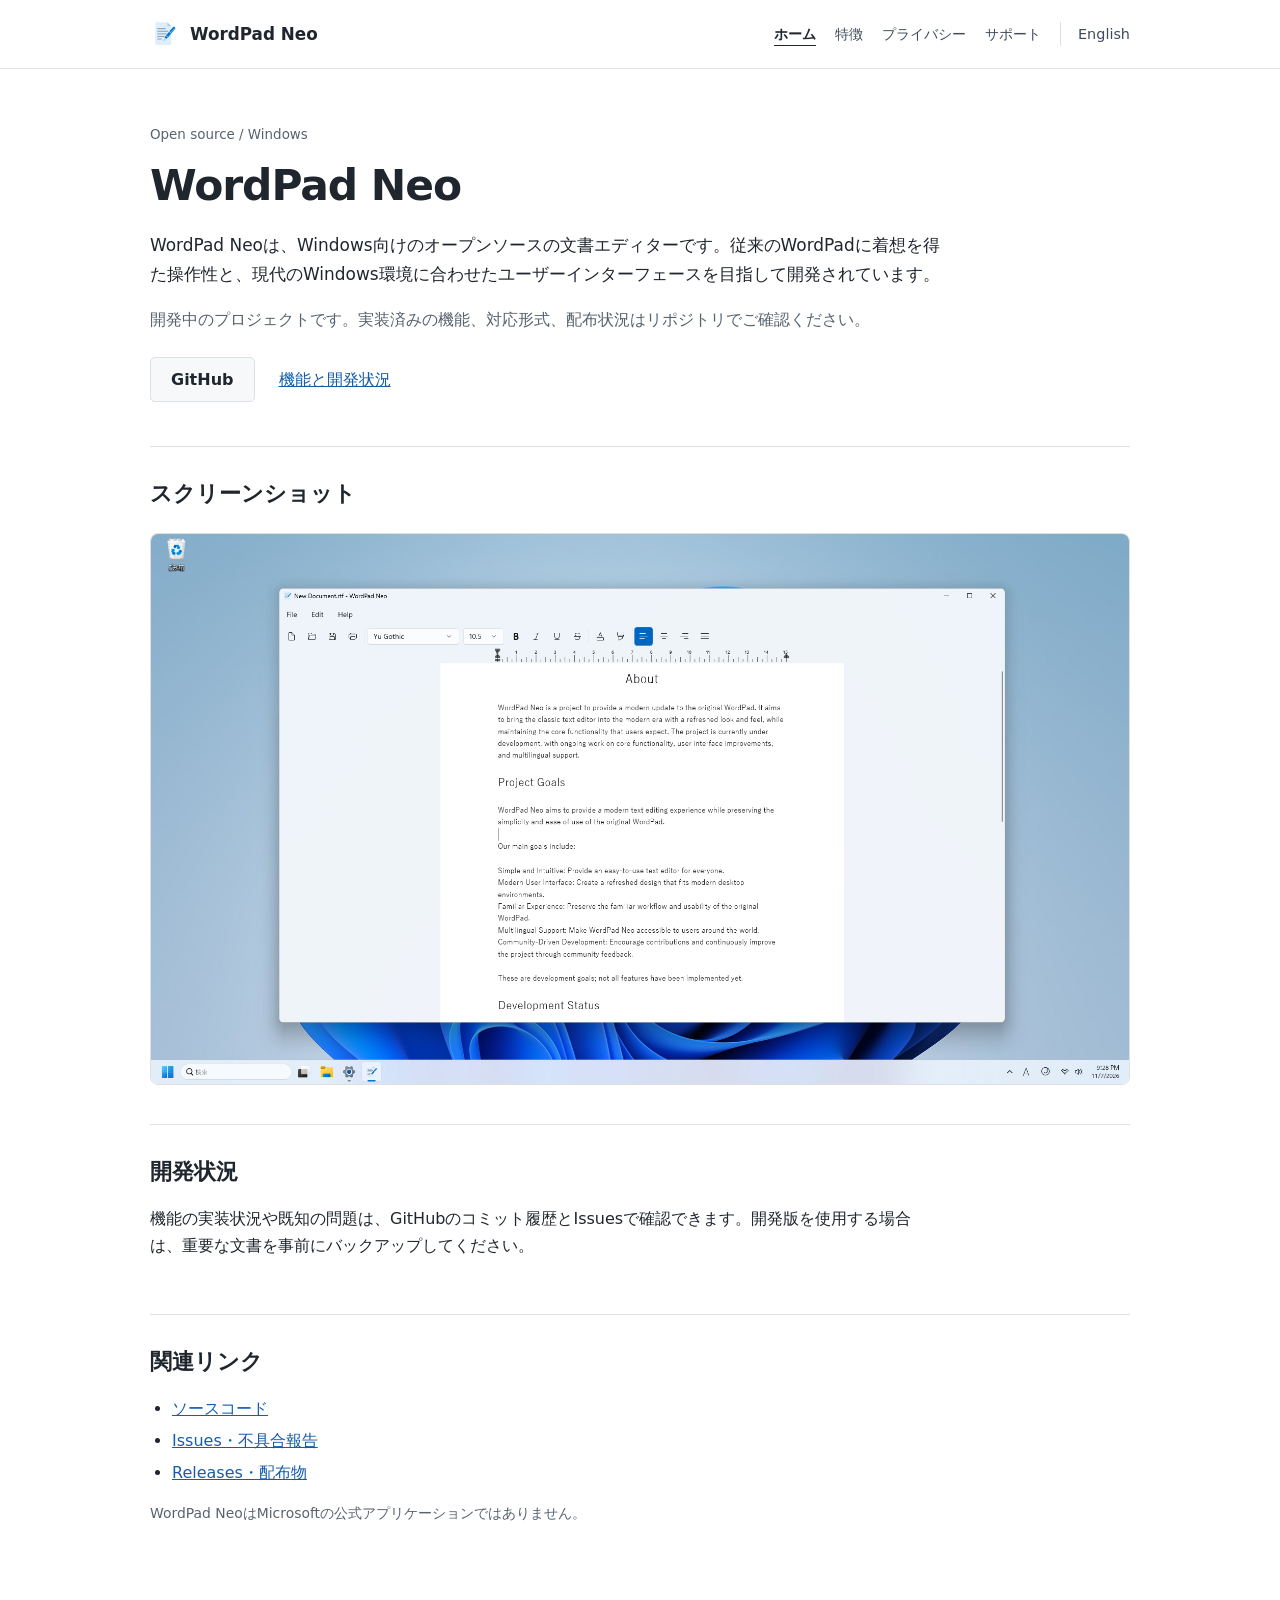
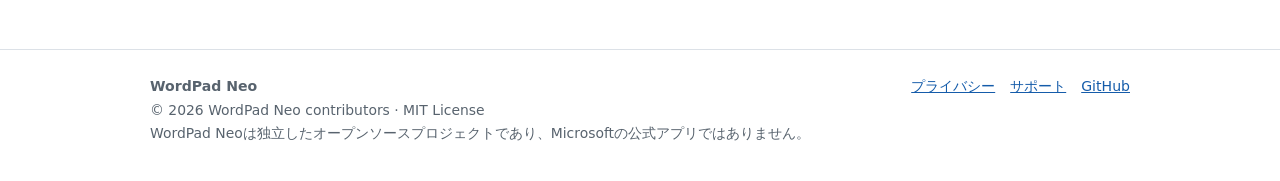
<file: docs/index.html>
<!doctype html>
<html lang="ja">

<head>
    <meta charset="utf-8">
    <meta http-equiv="refresh" content="0;url=ja/index.html">
    <meta name="viewport" content="width=device-width, initial-scale=1">
    <title>WordPad Neo</title>
    <link rel="canonical" href="ja/index.html">
</head>

<body>
    <p><a href="ja/index.html">日本語</a> / <a href="en/index.html">English</a></p>
</body>

</html>
</file>
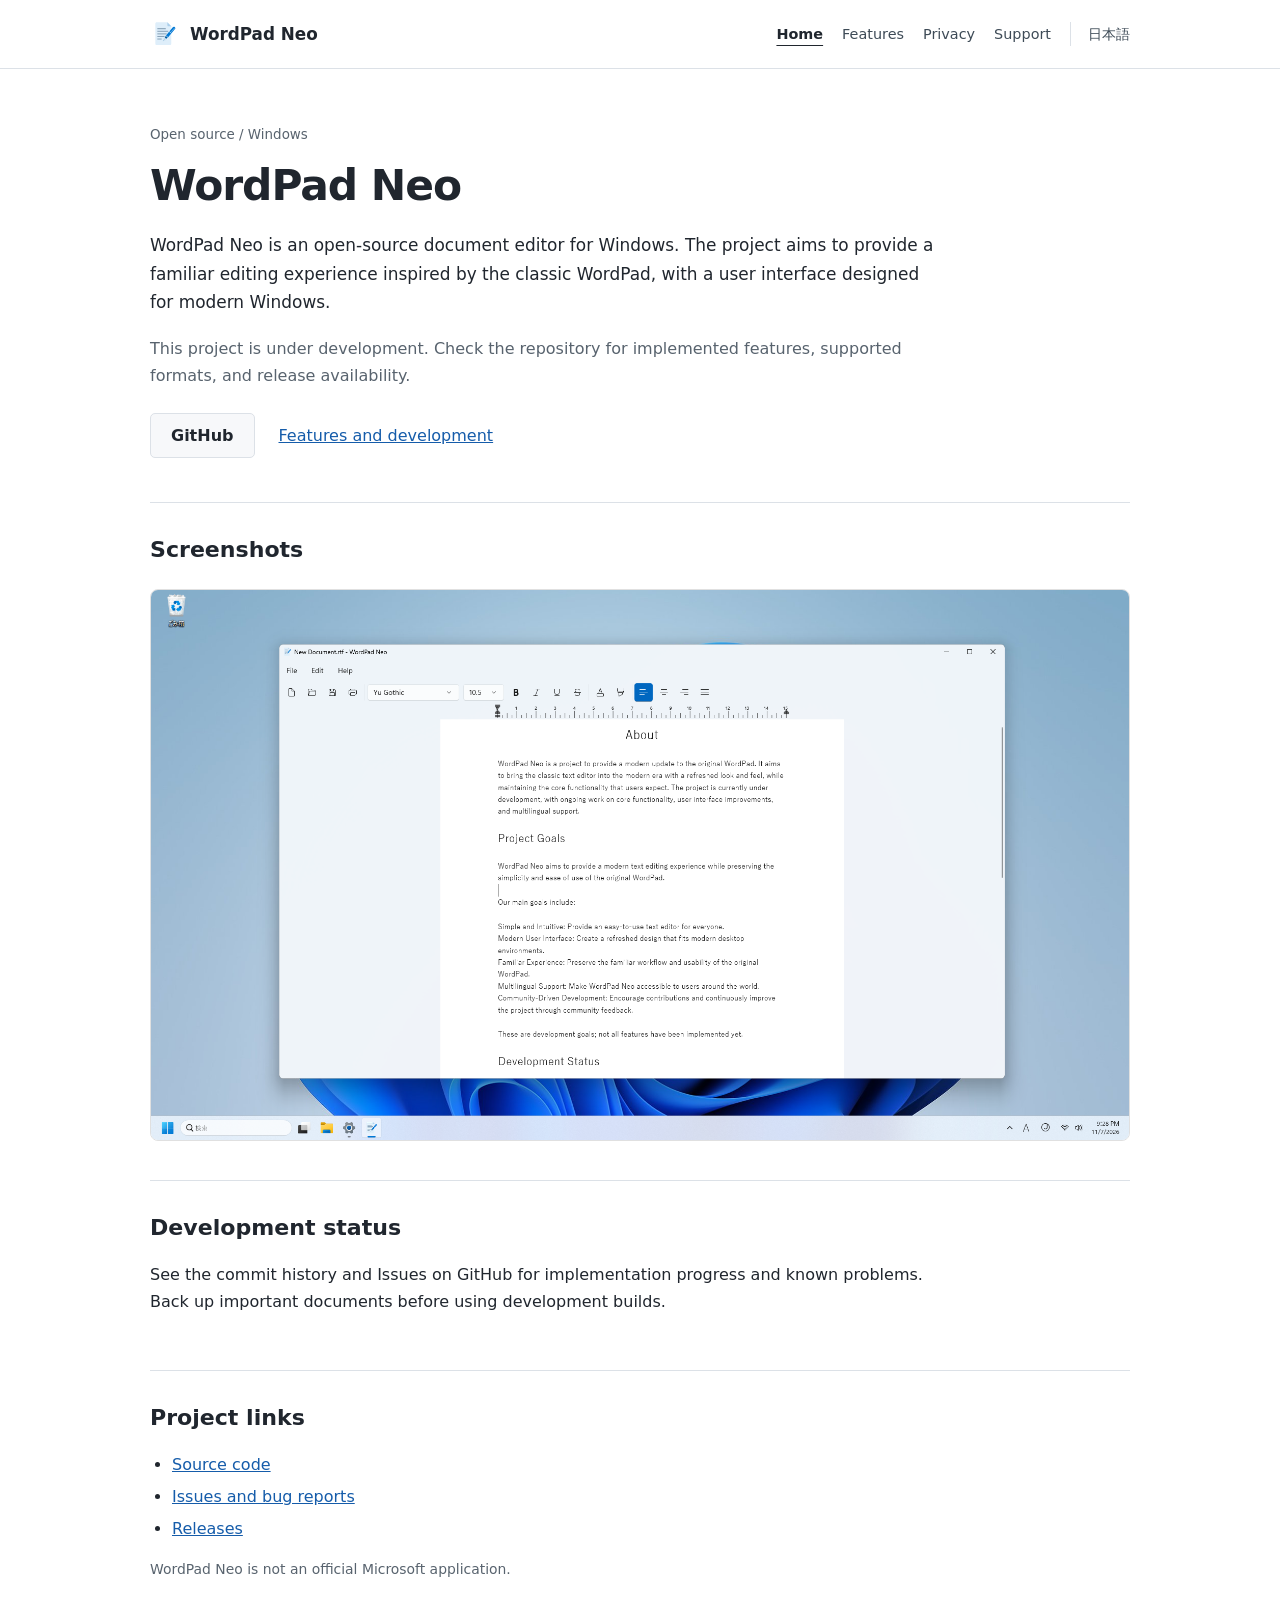
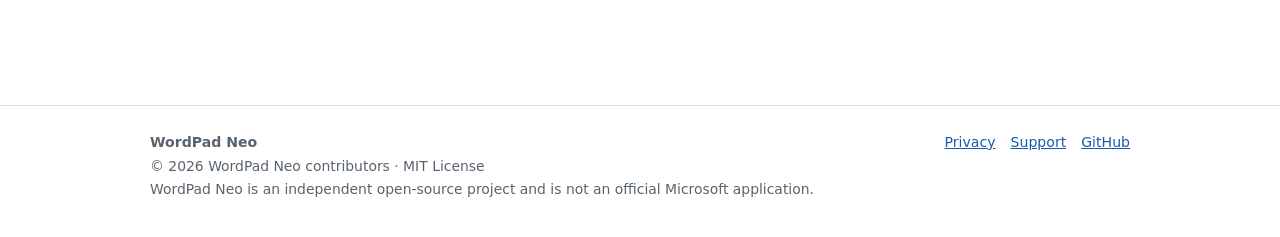
<file: docs/en/index.html>
<!DOCTYPE html>
<html lang="en">

<head>
    <meta charset="utf-8" />
    <meta content="width=device-width,initial-scale=1" name="viewport" />
    <meta content="light" name="color-scheme" />
    <meta content="#f7f8fa" name="theme-color" />
    <meta content="WordPad Neo project website: features, development status, privacy policy, and support."
        name="description" />
    <title>WordPad Neo | Project overview</title>
    <link href="../assets/logo.svg" rel="icon" type="image/svg+xml" />
    <link href="../assets/style.css" rel="stylesheet" />
    <link href="../ja/index.html" hreflang="ja" rel="alternate" />
</head>

<body><a class="skip" href="#main">Skip to content</a>
    <header class="topbar">
        <div class="wrap topbar-inner"><a class="brand" href="index.html"><img alt="" height="40"
                    src="../assets/logo.svg" width="40" />WordPad Neo</a>
            <nav aria-label="Main navigation" class="nav"><a aria-current="page" href="index.html">Home</a><a
                    href="features.html">Features</a><a href="privacy.html">Privacy</a><a
                    href="support.html">Support</a><a class="locale" href="../ja/index.html" lang="ja">日本語</a></nav>
        </div>
    </header>
    <main id="main">
        <div class="wrap main-content">
            <section aria-labelledby="page-title" class="intro-block">
                <p class="kicker">Open source / Windows</p>
                <h1 id="page-title">WordPad Neo</h1>
                <p class="intro">WordPad Neo is an open-source document editor for Windows. The project aims to provide
                    a familiar editing experience inspired by the classic WordPad, with a user interface designed for
                    modern Windows.</p>
                <p class="status-note">This project is under development. Check the repository for implemented features,
                    supported formats, and release availability.</p>
                <div class="link-row"><a class="button-link" href="https://github.com/suzush/wordpadneo">GitHub</a><a
                        href="features.html">Features and development</a></div>
            </section>
            <section aria-labelledby="screens" class="plain-section">
                <h2 id="screens">Screenshots</h2>
                <div class="screenshots">
                    <figure>
                        <img src="../assets/screenshots/screen1.png" alt="WordPad Neo main window" loading="lazy"
                            width="1920" height="1080" />
                    </figure>
                </div>
            </section>
            <section aria-labelledby="dev" class="plain-section">
                <h2 id="dev">Development status</h2>
                <p>See the commit history and Issues on GitHub for implementation progress and known problems. Back up
                    important documents before using development builds.</p>
            </section>
            <section aria-labelledby="project-links" class="plain-section">
                <h2 id="project-links">Project links</h2>
                <ul class="project-links">
                    <li><a href="https://github.com/suzush/wordpadneo">Source code</a></li>
                    <li><a href="https://github.com/suzush/wordpadneo/issues">Issues and bug reports</a></li>
                    <li><a href="https://github.com/suzush/wordpadneo/releases">Releases</a></li>
                </ul>
                <p class="muted small">WordPad Neo is not an official Microsoft application.</p>
            </section>
        </div>
    </main>
    <footer class="footer">
        <div class="wrap footer-row">
            <div><strong>WordPad Neo</strong>
                <div class="small">© 2026 WordPad Neo contributors · MIT License</div>
                <div class="small">WordPad Neo is an independent open-source project and is not an official Microsoft
                    application.</div>
            </div>
            <div class="footer-links"><a href="privacy.html">Privacy</a><a href="support.html">Support</a><a
                    href="https://github.com/suzush/wordpadneo" rel="noopener noreferrer">GitHub</a></div>
        </div>
    </footer>
</body>

</html>
</file>
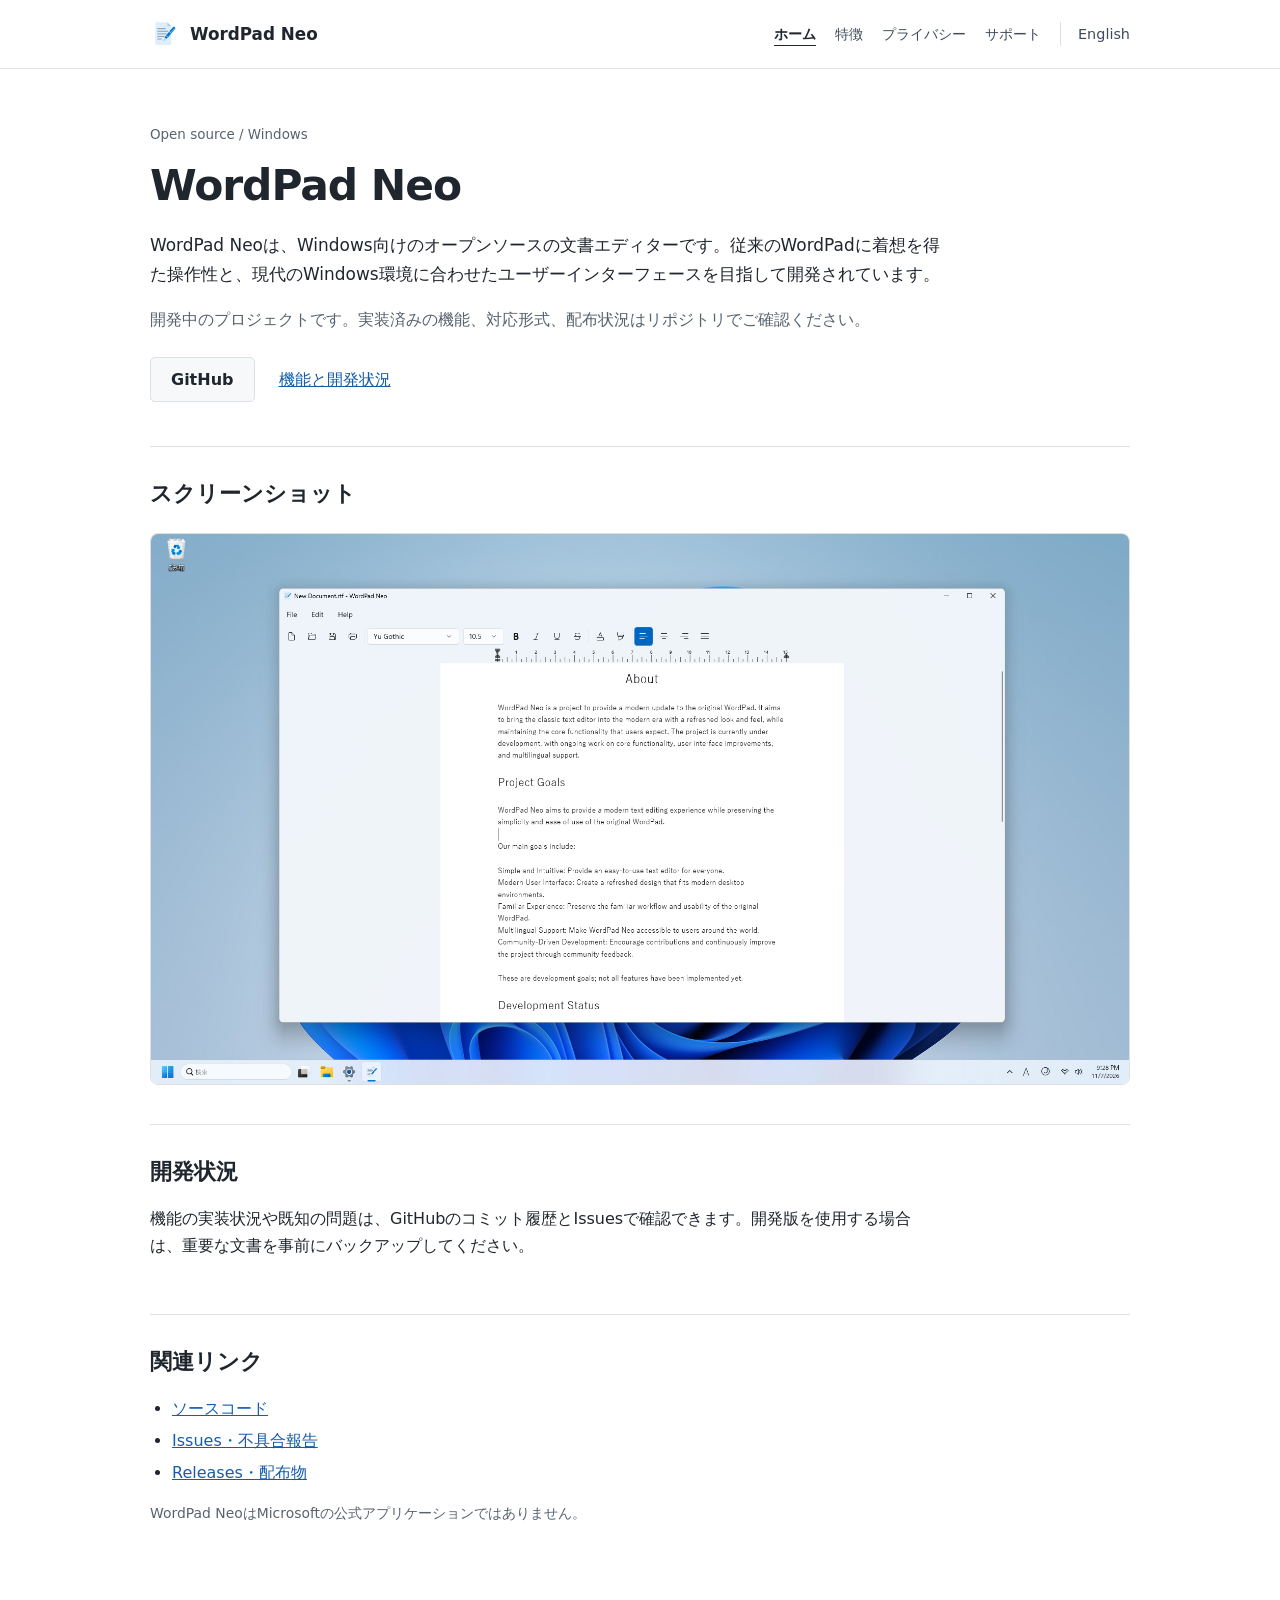
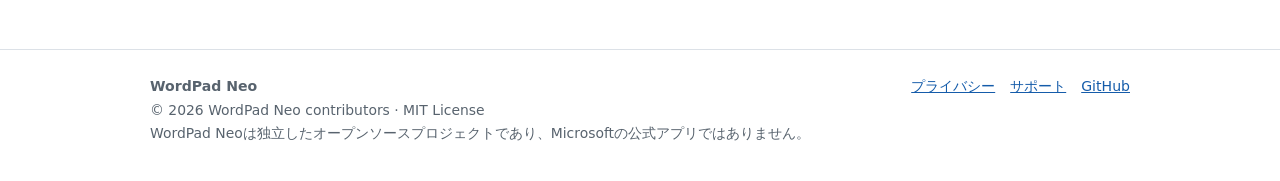
<file: docs/ja/index.html>
<!DOCTYPE html>
<html lang="ja">

<head>
    <meta charset="utf-8" />
    <meta content="width=device-width,initial-scale=1" name="viewport" />
    <meta content="light" name="color-scheme" />
    <meta content="#f7f8fa" name="theme-color" />
    <meta content="WordPad Neo の公式プロジェクトサイト。機能、開発状況、プライバシー、サポート情報。" name="description" />
    <title>WordPad Neo | プロジェクト概要</title>
    <link href="../assets/logo.svg" rel="icon" type="image/svg+xml" />
    <link href="../assets/style.css" rel="stylesheet" />
    <link href="../en/index.html" hreflang="en" rel="alternate" />
</head>

<body><a class="skip" href="#main">本文へ移動</a>
    <header class="topbar">
        <div class="wrap topbar-inner"><a class="brand" href="index.html"><img alt="" height="40"
                    src="../assets/logo.svg" width="40" />WordPad Neo</a>
            <nav aria-label="メインナビゲーション" class="nav"><a aria-current="page" href="index.html">ホーム</a><a
                    href="features.html">特徴</a><a href="privacy.html">プライバシー</a><a href="support.html">サポート</a><a
                    class="locale" href="../en/index.html" lang="en">English</a></nav>
        </div>
    </header>
    <main id="main">
        <div class="wrap main-content">
            <section aria-labelledby="page-title" class="intro-block">
                <p class="kicker">Open source / Windows</p>
                <h1 id="page-title">WordPad Neo</h1>
                <p class="intro">WordPad
                    Neoは、Windows向けのオープンソースの文書エディターです。従来のWordPadに着想を得た操作性と、現代のWindows環境に合わせたユーザーインターフェースを目指して開発されています。
                </p>
                <p class="status-note">開発中のプロジェクトです。実装済みの機能、対応形式、配布状況はリポジトリでご確認ください。</p>
                <div class="link-row"><a class="button-link" href="https://github.com/suzush/wordpadneo">GitHub</a><a
                        href="features.html">機能と開発状況</a></div>
            </section>
            <section aria-labelledby="screens" class="plain-section">
                <h2 id="screens">スクリーンショット</h2>
                <div class="screenshots">
                    <figure>
                        <img src="../assets/screenshots/screen1.png" alt="WordPad Neo main window" loading="lazy"
                            width="1920" height="1080" />
                    </figure>
                </div>
            </section>
            <section aria-labelledby="dev" class="plain-section">
                <h2 id="dev">開発状況</h2>
                <p>機能の実装状況や既知の問題は、GitHubのコミット履歴とIssuesで確認できます。開発版を使用する場合は、重要な文書を事前にバックアップしてください。</p>
            </section>
            <section aria-labelledby="project-links" class="plain-section">
                <h2 id="project-links">関連リンク</h2>
                <ul class="project-links">
                    <li><a href="https://github.com/suzush/wordpadneo">ソースコード</a></li>
                    <li><a href="https://github.com/suzush/wordpadneo/issues">Issues・不具合報告</a></li>
                    <li><a href="https://github.com/suzush/wordpadneo/releases">Releases・配布物</a></li>
                </ul>
                <p class="muted small">WordPad NeoはMicrosoftの公式アプリケーションではありません。</p>
            </section>
        </div>
    </main>
    <footer class="footer">
        <div class="wrap footer-row">
            <div><strong>WordPad Neo</strong>
                <div class="small">© 2026 WordPad Neo contributors · MIT License</div>
                <div class="small">WordPad Neoは独立したオープンソースプロジェクトであり、Microsoftの公式アプリではありません。</div>
            </div>
            <div class="footer-links"><a href="privacy.html">プライバシー</a><a href="support.html">サポート</a><a
                    href="https://github.com/suzush/wordpadneo" rel="noopener noreferrer">GitHub</a></div>
        </div>
    </footer>
</body>

</html>
</file>
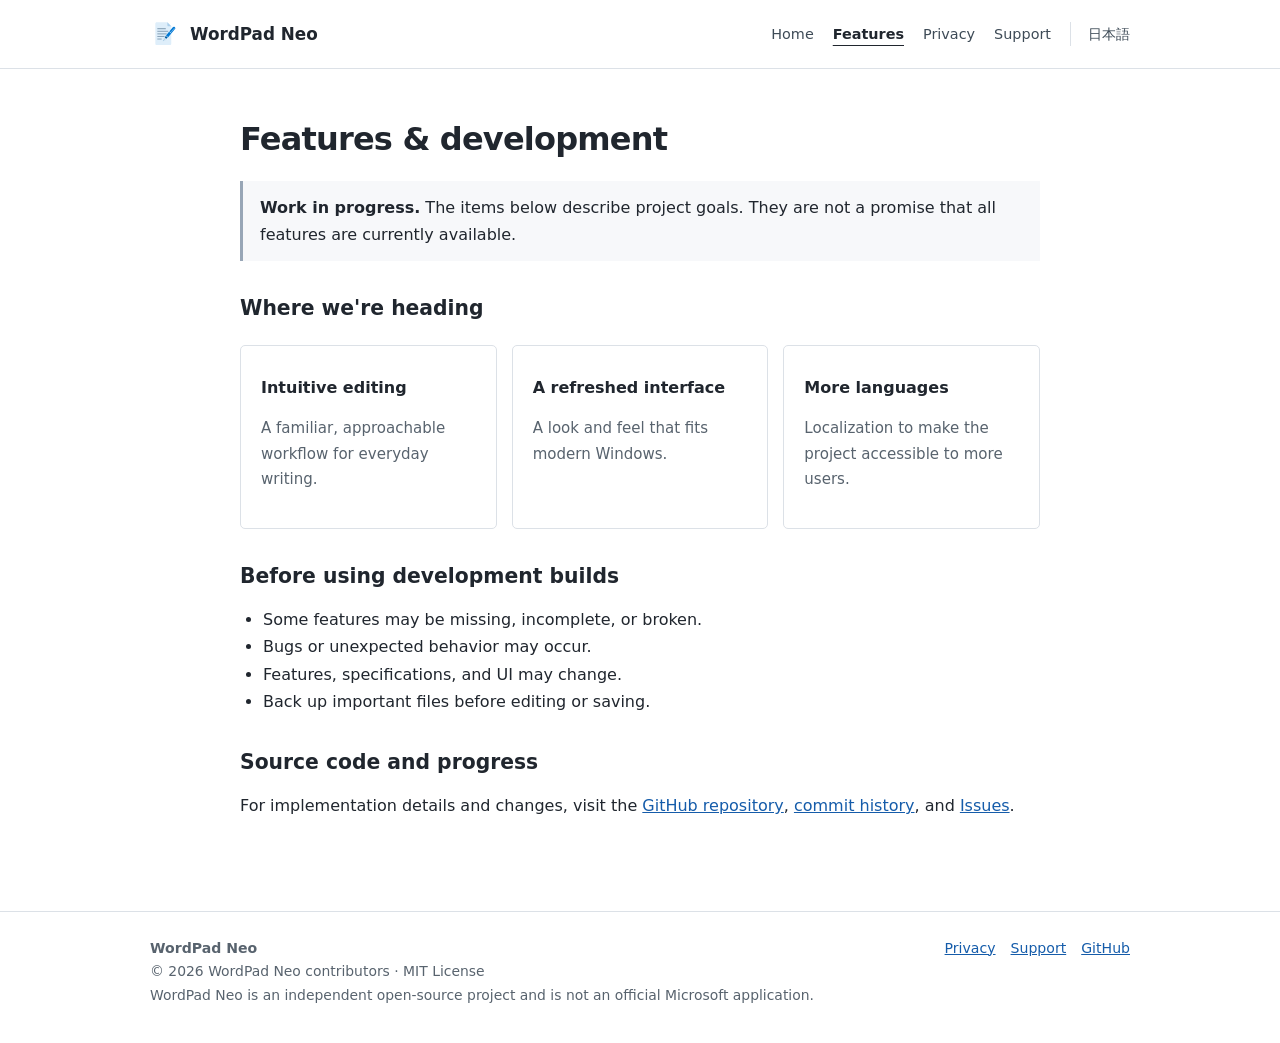
<file: docs/en/features.html>
<!DOCTYPE html>
<html lang="en">

<head>
    <meta charset="utf-8" />
    <meta content="width=device-width,initial-scale=1" name="viewport" />
    <meta content="light" name="color-scheme" />
    <meta content="#f7f8fa" name="theme-color" />
    <meta content="WordPad Neo project website: features, development status, privacy policy, and support."
        name="description" />
    <title>Features &amp; development | WordPad Neo</title>
    <link href="../assets/logo.svg" rel="icon" type="image/svg+xml" />
    <link href="../assets/style.css" rel="stylesheet" />
    <link href="../ja/features.html" hreflang="ja" rel="alternate" />
</head>

<body><a class="skip" href="#main">Skip to content</a>
    <header class="topbar">
        <div class="wrap topbar-inner"><a class="brand" href="index.html"><img alt="" height="40"
                    src="../assets/logo.svg" width="40" />WordPad Neo</a>
            <nav aria-label="Main navigation" class="nav"><a href="index.html">Home</a><a aria-current="page"
                    href="features.html">Features</a><a href="privacy.html">Privacy</a><a
                    href="support.html">Support</a><a class="locale" href="../ja/features.html" lang="ja">日本語</a></nav>
        </div>
    </header>
    <main id="main">
        <article class="wrap content">
            <h1>Features &amp; development</h1>
            <div class="callout">
                <p><strong>Work in progress.</strong> The items below describe project goals. They are not a promise
                    that all features are currently available.</p>
            </div>
            <h2>Where we're heading</h2>
            <div class="cards">
                <div class="card">
                    <h3>Intuitive editing</h3>
                    <p>A familiar, approachable workflow for everyday writing.</p>
                </div>
                <div class="card">
                    <h3>A refreshed interface</h3>
                    <p>A look and feel that fits modern Windows.</p>
                </div>
                <div class="card">
                    <h3>More languages</h3>
                    <p>Localization to make the project accessible to more users.</p>
                </div>
            </div>
            <h2>Before using development builds</h2>
            <ul>
                <li>Some features may be missing, incomplete, or broken.</li>
                <li>Bugs or unexpected behavior may occur.</li>
                <li>Features, specifications, and UI may change.</li>
                <li>Back up important files before editing or saving.</li>
            </ul>
            <h2>Source code and progress</h2>
            <p>For implementation details and changes, visit the <a href="https://github.com/suzush/wordpadneo">GitHub
                    repository</a>, <a href="https://github.com/suzush/wordpadneo/commits/main/">commit history</a>, and
                <a href="https://github.com/suzush/wordpadneo/issues">Issues</a>.</p>
        </article>
    </main>
    <footer class="footer">
        <div class="wrap footer-row">
            <div><strong>WordPad Neo</strong>
                <div class="small">© 2026 WordPad Neo contributors · MIT License</div>
                <div class="small">WordPad Neo is an independent open-source project and is not an official Microsoft
                    application.</div>
            </div>
            <div class="footer-links"><a href="privacy.html">Privacy</a><a href="support.html">Support</a><a
                    href="https://github.com/suzush/wordpadneo" rel="noopener noreferrer">GitHub</a></div>
        </div>
    </footer>
</body>

</html>
</file>
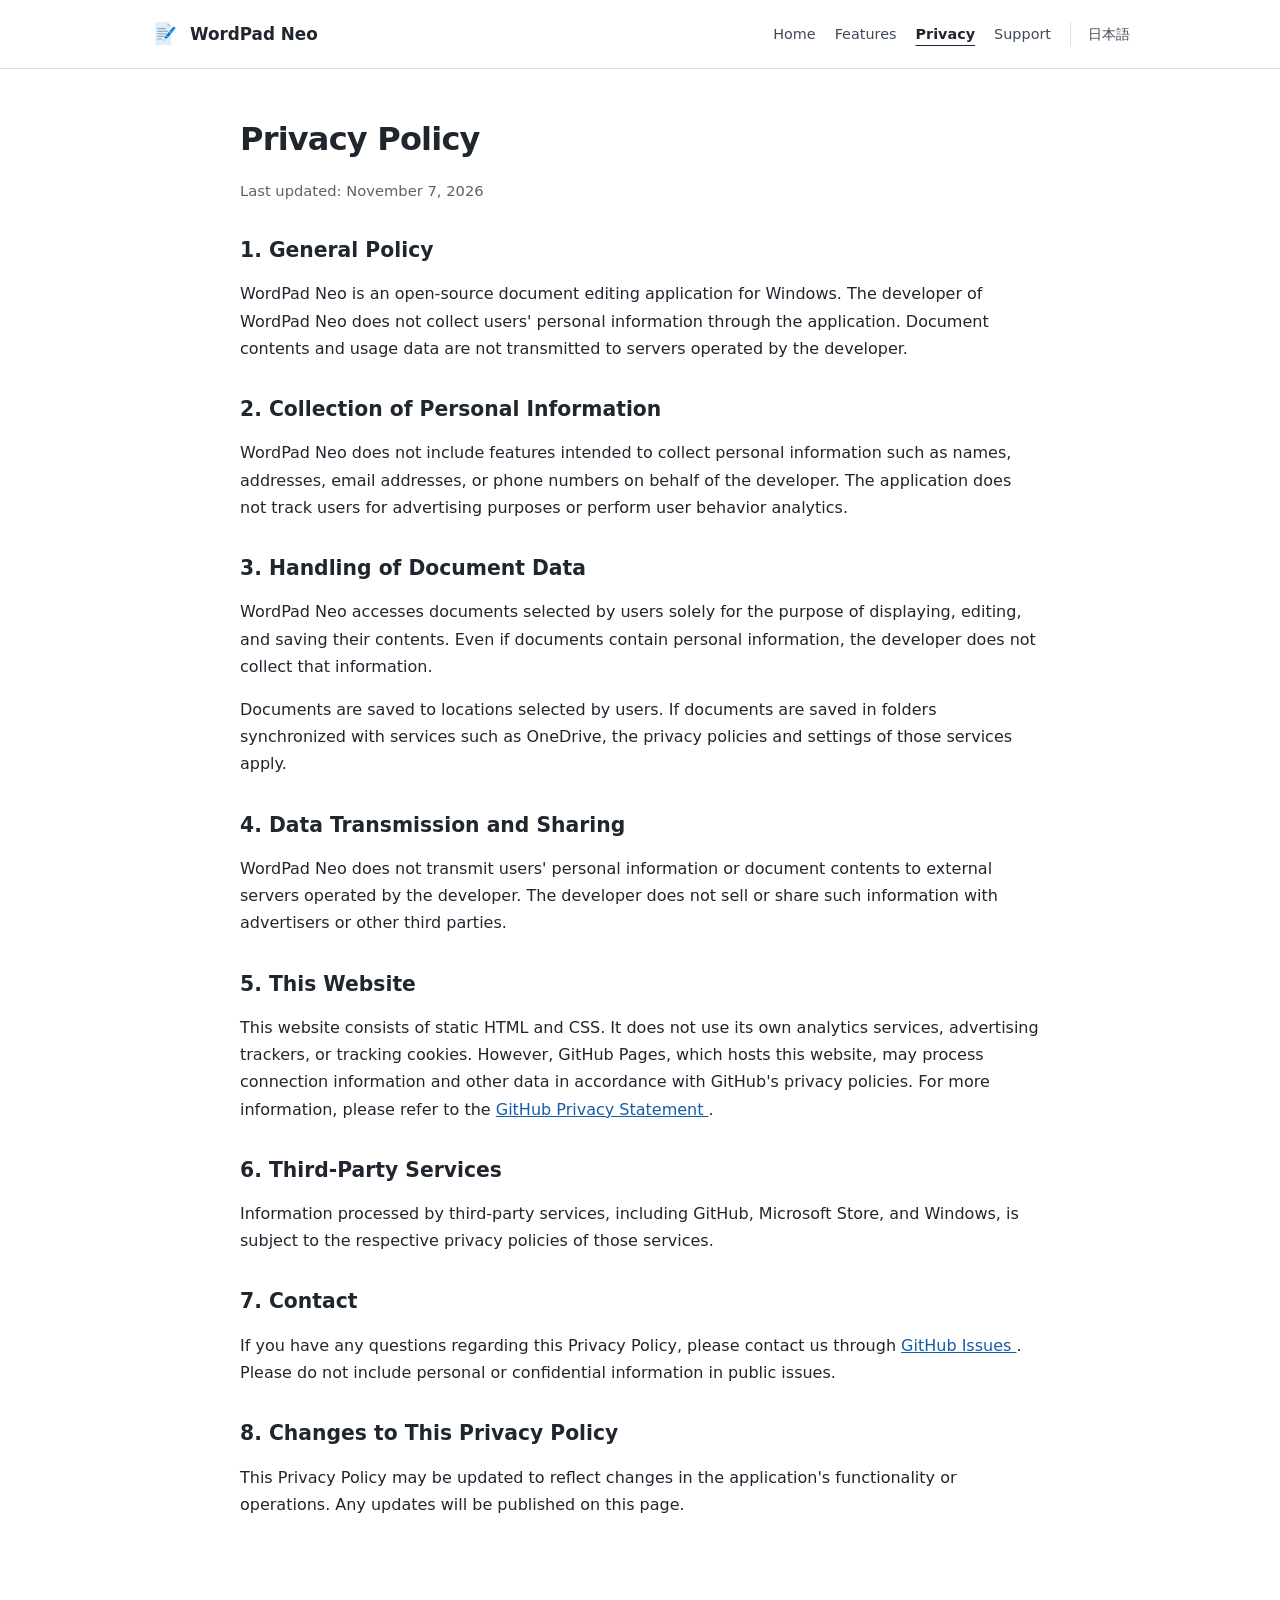
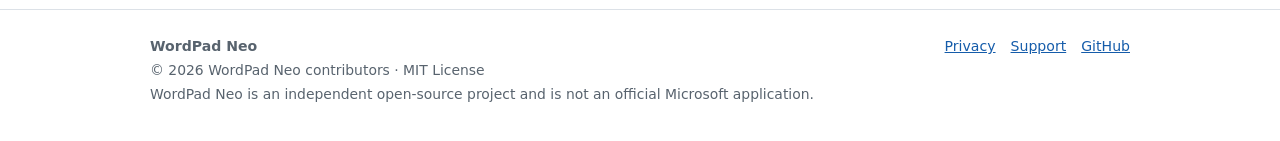
<file: docs/en/privacy.html>
<!DOCTYPE html>
<html lang="en">

<head>
    <meta charset="utf-8" />
    <meta content="width=device-width,initial-scale=1" name="viewport" />
    <meta content="light" name="color-scheme" />
    <meta content="#f7f8fa" name="theme-color" />
    <meta content="WordPad Neo project website: features, development status, privacy policy, and support."
        name="description" />
    <title>Privacy Policy | WordPad Neo</title>
    <link href="../assets/logo.svg" rel="icon" type="image/svg+xml" />
    <link href="../assets/style.css" rel="stylesheet" />
    <link href="../ja/privacy.html" hreflang="ja" rel="alternate" />
</head>

<body><a class="skip" href="#main">Skip to content</a>
    <header class="topbar">
        <div class="wrap topbar-inner"><a class="brand" href="index.html"><img alt="" height="40"
                    src="../assets/logo.svg" width="40" />WordPad Neo</a>
            <nav aria-label="Main navigation" class="nav"><a href="index.html">Home</a><a
                    href="features.html">Features</a><a aria-current="page" href="privacy.html">Privacy</a><a
                    href="support.html">Support</a><a class="locale" href="../ja/privacy.html" lang="ja">日本語</a></nav>
        </div>
    </header>
    <main id="main">

        <article class="wrap content">
            <h1>Privacy Policy</h1>
            <p class="updated">Last updated: November 7, 2026</p>

            <h2>1. General Policy</h2>
            <p>
                WordPad Neo is an open-source document editing application
                for Windows.
                The developer of WordPad Neo does not collect users'
                personal information through the application.
                Document contents and usage data are not transmitted
                to servers operated by the developer.
            </p>

            <h2>2. Collection of Personal Information</h2>
            <p>
                WordPad Neo does not include features intended to
                collect personal information such as names, addresses,
                email addresses, or phone numbers on behalf of
                the developer.
                The application does not track users for advertising
                purposes or perform user behavior analytics.
            </p>

            <h2>3. Handling of Document Data</h2>
            <p>
                WordPad Neo accesses documents selected by users
                solely for the purpose of displaying, editing,
                and saving their contents.
                Even if documents contain personal information,
                the developer does not collect that information.
            </p>
            <p>
                Documents are saved to locations selected by users.
                If documents are saved in folders synchronized with
                services such as OneDrive, the privacy policies
                and settings of those services apply.
            </p>

            <h2>4. Data Transmission and Sharing</h2>
            <p>
                WordPad Neo does not transmit users' personal information
                or document contents to external servers operated
                by the developer.
                The developer does not sell or share such information
                with advertisers or other third parties.
            </p>

            <h2>5. This Website</h2>
            <p>
                This website consists of static HTML and CSS.
                It does not use its own analytics services,
                advertising trackers, or tracking cookies.
                However, GitHub Pages, which hosts this website,
                may process connection information and other data
                in accordance with GitHub's privacy policies.
                For more information, please refer to the
                <a href="https://docs.github.com/en/site-policy/privacy-policies/github-general-privacy-statement">
                    GitHub Privacy Statement
                </a>.
            </p>

            <h2>6. Third-Party Services</h2>
            <p>
                Information processed by third-party services,
                including GitHub, Microsoft Store, and Windows,
                is subject to the respective privacy policies
                of those services.
            </p>

            <h2>7. Contact</h2>
            <p>
                If you have any questions regarding this Privacy Policy,
                please contact us through
                <a href="https://github.com/suzush/wordpadneo/issues">
                    GitHub Issues
                </a>.
                Please do not include personal or confidential
                information in public issues.
            </p>

            <h2>8. Changes to This Privacy Policy</h2>
            <p>
                This Privacy Policy may be updated to reflect
                changes in the application's functionality
                or operations.
                Any updates will be published on this page.
            </p>
        </article>

    </main>
    <footer class="footer">
        <div class="wrap footer-row">
            <div><strong>WordPad Neo</strong>
                <div class="small">© 2026 WordPad Neo contributors · MIT License</div>
                <div class="small">WordPad Neo is an independent open-source project and is not an official Microsoft
                    application.</div>
            </div>
            <div class="footer-links"><a href="privacy.html">Privacy</a><a href="support.html">Support</a><a
                    href="https://github.com/suzush/wordpadneo" rel="noopener noreferrer">GitHub</a></div>
        </div>
    </footer>
</body>

</html>
</file>
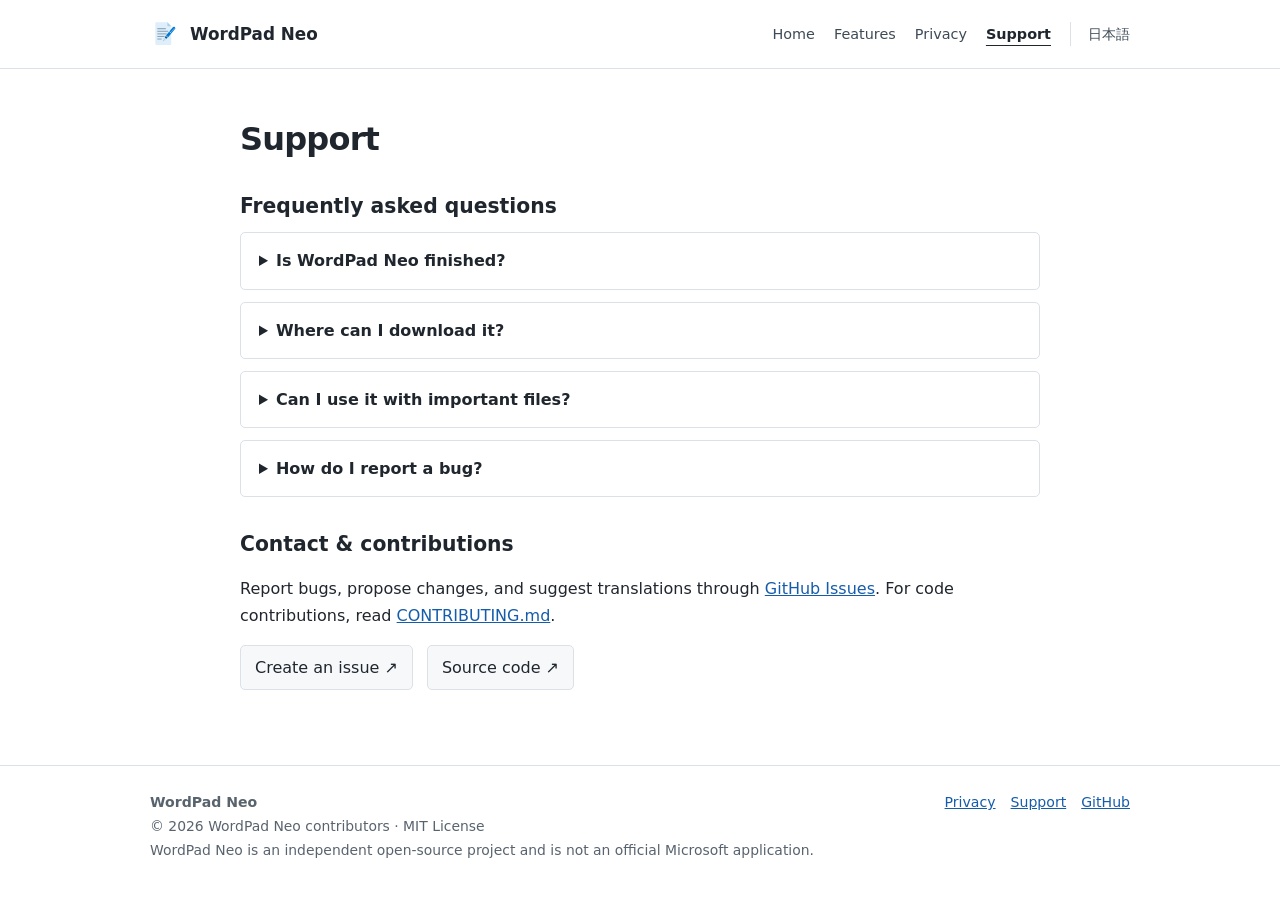
<file: docs/en/support.html>
<!DOCTYPE html>
<html lang="en">

<head>
    <meta charset="utf-8" />
    <meta content="width=device-width,initial-scale=1" name="viewport" />
    <meta content="light" name="color-scheme" />
    <meta content="#f7f8fa" name="theme-color" />
    <meta content="WordPad Neo project website: features, development status, privacy policy, and support."
        name="description" />
    <title>Support | WordPad Neo</title>
    <link href="../assets/logo.svg" rel="icon" type="image/svg+xml" />
    <link href="../assets/style.css" rel="stylesheet" />
    <link href="../ja/support.html" hreflang="ja" rel="alternate" />
</head>

<body><a class="skip" href="#main">Skip to content</a>
    <header class="topbar">
        <div class="wrap topbar-inner"><a class="brand" href="index.html"><img alt="" height="40"
                    src="../assets/logo.svg" width="40" />WordPad Neo</a>
            <nav aria-label="Main navigation" class="nav"><a href="index.html">Home</a><a
                    href="features.html">Features</a><a href="privacy.html">Privacy</a><a aria-current="page"
                    href="support.html">Support</a><a class="locale" href="../ja/support.html" lang="ja">日本語</a></nav>
        </div>
    </header>
    <main id="main">
        <article class="wrap content">
            <h1>Support</h1>
            <h2>Frequently asked questions</h2>
            <details>
                <summary>Is WordPad Neo finished?</summary>
                <p>No. It is actively being developed. Some features may be unavailable or unstable.</p>
            </details>
            <details>
                <summary>Where can I download it?</summary>
                <p>Check the <a href="https://github.com/suzush/wordpadneo">GitHub repository</a> and <a
                        href="https://github.com/suzush/wordpadneo/releases">Releases page</a>. A release may not be
                    available yet.</p>
            </details>
            <details>
                <summary>Can I use it with important files?</summary>
                <p>Back up your files before editing or saving them in a development version.</p>
            </details>
            <details>
                <summary>How do I report a bug?</summary>
                <p>Search <a href="https://github.com/suzush/wordpadneo/issues">existing Issues</a> first. Then provide
                    steps to reproduce, expected and actual behavior, the app version, and your Windows version. Do not
                    attach sensitive documents or personal data.</p>
            </details>
            <h2>Contact &amp; contributions</h2>
            <p>Report bugs, propose changes, and suggest translations through <a
                    href="https://github.com/suzush/wordpadneo/issues">GitHub Issues</a>. For code contributions, read
                <a href="https://github.com/suzush/wordpadneo/blob/main/CONTRIBUTING.md">CONTRIBUTING.md</a>.</p>
            <div class="actions"><a class="btn primary"
                    href="https://github.com/suzush/wordpadneo/issues/new/choose">Create an issue ↗</a><a
                    class="btn secondary" href="https://github.com/suzush/wordpadneo">Source code ↗</a></div>
        </article>
    </main>
    <footer class="footer">
        <div class="wrap footer-row">
            <div><strong>WordPad Neo</strong>
                <div class="small">© 2026 WordPad Neo contributors · MIT License</div>
                <div class="small">WordPad Neo is an independent open-source project and is not an official Microsoft
                    application.</div>
            </div>
            <div class="footer-links"><a href="privacy.html">Privacy</a><a href="support.html">Support</a><a
                    href="https://github.com/suzush/wordpadneo" rel="noopener noreferrer">GitHub</a></div>
        </div>
    </footer>
</body>

</html>
</file>
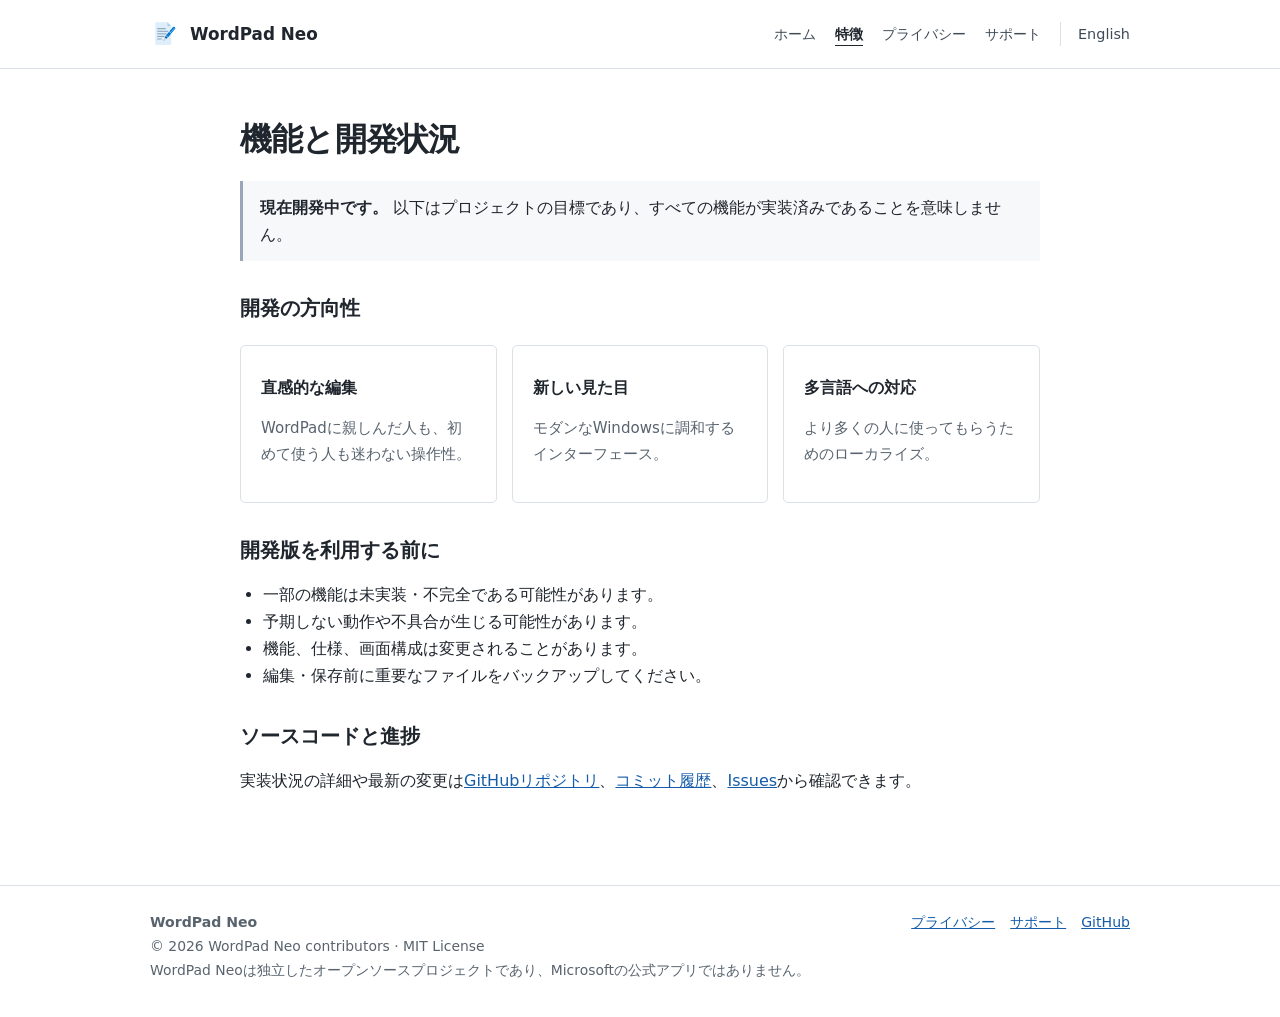
<file: docs/ja/features.html>
<!DOCTYPE html>
<html lang="ja">

<head>
    <meta charset="utf-8" />
    <meta content="width=device-width,initial-scale=1" name="viewport" />
    <meta content="light" name="color-scheme" />
    <meta content="#f7f8fa" name="theme-color" />
    <meta content="WordPad Neo の公式プロジェクトサイト。機能、開発状況、プライバシー、サポート情報。" name="description" />
    <title>機能と開発状況 | WordPad Neo</title>
    <link href="../assets/logo.svg" rel="icon" type="image/svg+xml" />
    <link href="../assets/style.css" rel="stylesheet" />
    <link href="../en/features.html" hreflang="en" rel="alternate" />
</head>

<body><a class="skip" href="#main">本文へ移動</a>
    <header class="topbar">
        <div class="wrap topbar-inner"><a class="brand" href="index.html"><img alt="" height="40"
                    src="../assets/logo.svg" width="40" />WordPad Neo</a>
            <nav aria-label="メインナビゲーション" class="nav"><a href="index.html">ホーム</a><a aria-current="page"
                    href="features.html">特徴</a><a href="privacy.html">プライバシー</a><a href="support.html">サポート</a><a
                    class="locale" href="../en/features.html" lang="en">English</a></nav>
        </div>
    </header>
    <main id="main">
        <article class="wrap content">
            <h1>機能と開発状況</h1>
            <div class="callout">
                <p><strong>現在開発中です。</strong> 以下はプロジェクトの目標であり、すべての機能が実装済みであることを意味しません。</p>
            </div>
            <h2>開発の方向性</h2>
            <div class="cards">
                <div class="card">
                    <h3>直感的な編集</h3>
                    <p>WordPadに親しんだ人も、初めて使う人も迷わない操作性。</p>
                </div>
                <div class="card">
                    <h3>新しい見た目</h3>
                    <p>モダンなWindowsに調和するインターフェース。</p>
                </div>
                <div class="card">
                    <h3>多言語への対応</h3>
                    <p>より多くの人に使ってもらうためのローカライズ。</p>
                </div>
            </div>
            <h2>開発版を利用する前に</h2>
            <ul>
                <li>一部の機能は未実装・不完全である可能性があります。</li>
                <li>予期しない動作や不具合が生じる可能性があります。</li>
                <li>機能、仕様、画面構成は変更されることがあります。</li>
                <li>編集・保存前に重要なファイルをバックアップしてください。</li>
            </ul>
            <h2>ソースコードと進捗</h2>
            <p>実装状況の詳細や最新の変更は<a href="https://github.com/suzush/wordpadneo">GitHubリポジトリ</a>、<a
                    href="https://github.com/suzush/wordpadneo/commits/main/">コミット履歴</a>、<a
                    href="https://github.com/suzush/wordpadneo/issues">Issues</a>から確認できます。</p>
        </article>
    </main>
    <footer class="footer">
        <div class="wrap footer-row">
            <div><strong>WordPad Neo</strong>
                <div class="small">© 2026 WordPad Neo contributors · MIT License</div>
                <div class="small">WordPad Neoは独立したオープンソースプロジェクトであり、Microsoftの公式アプリではありません。</div>
            </div>
            <div class="footer-links"><a href="privacy.html">プライバシー</a><a href="support.html">サポート</a><a
                    href="https://github.com/suzush/wordpadneo" rel="noopener noreferrer">GitHub</a></div>
        </div>
    </footer>
</body>

</html>
</file>
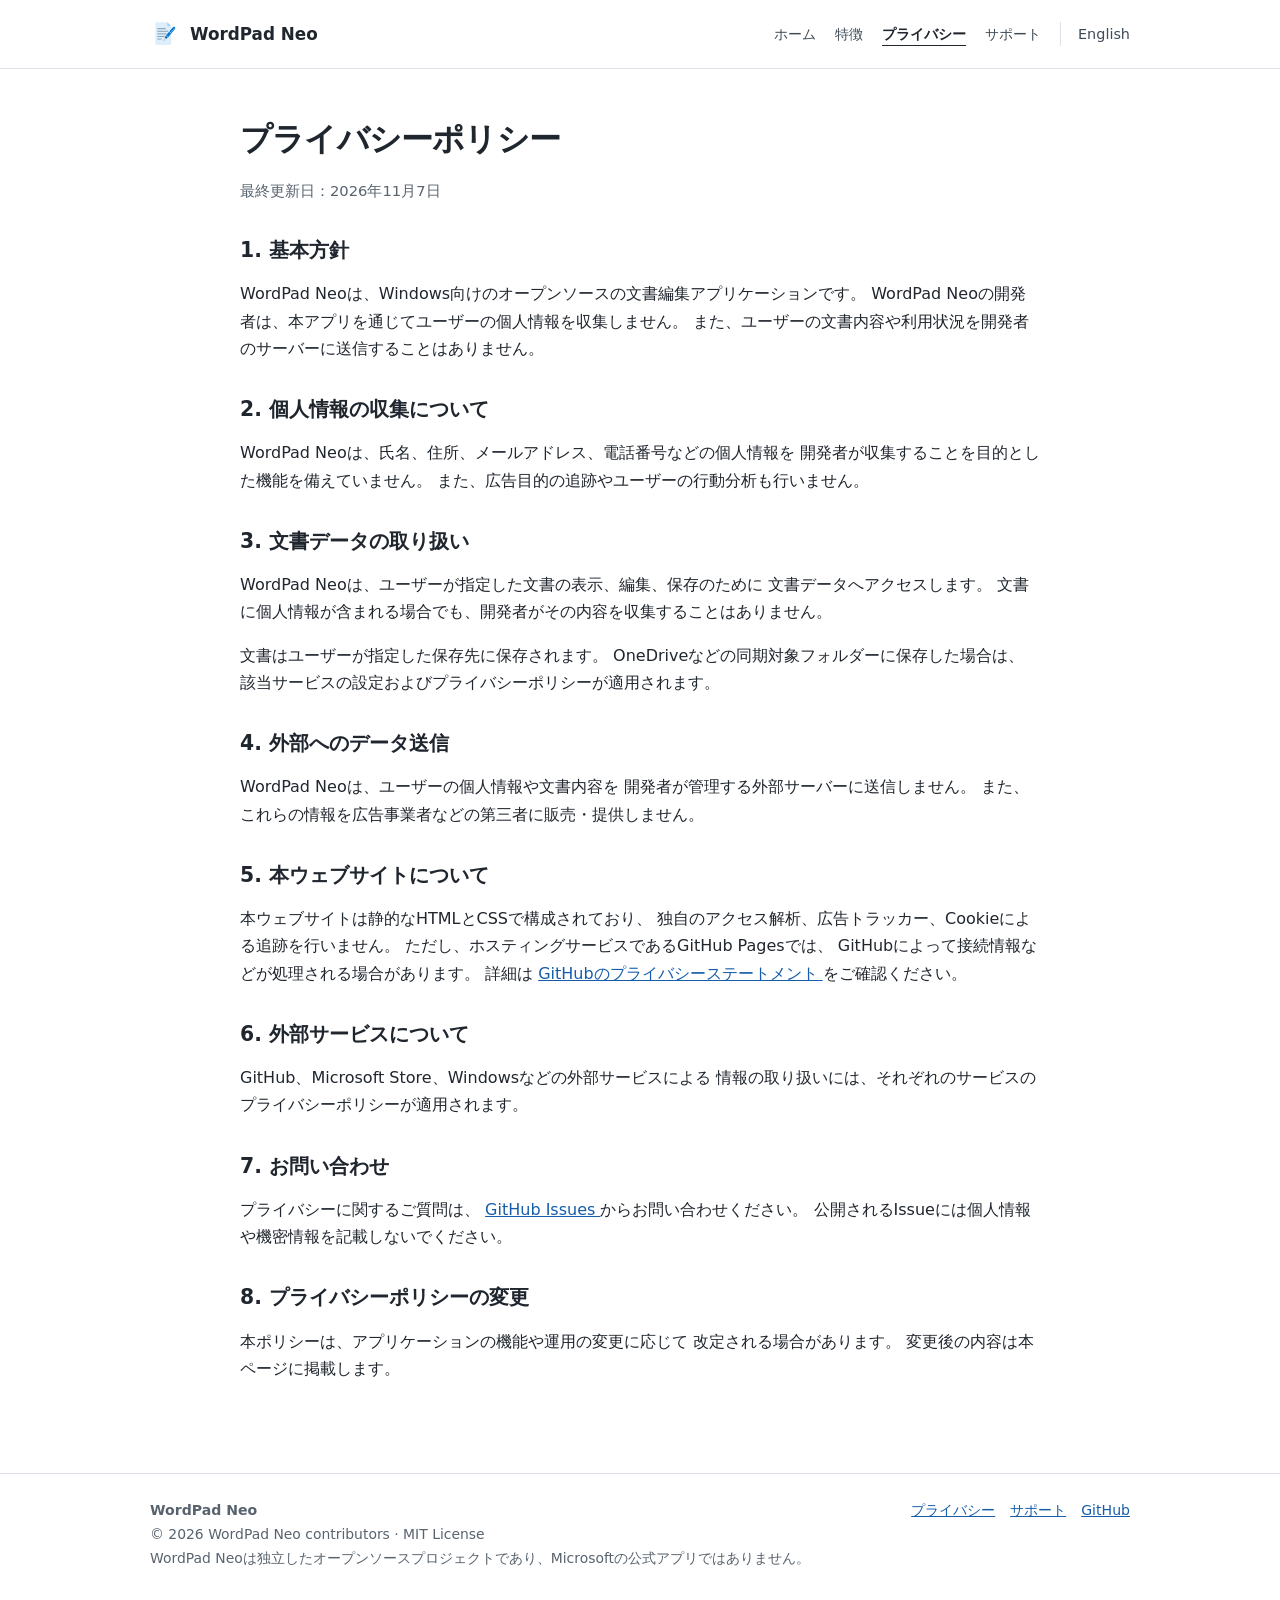
<file: docs/ja/privacy.html>
<!DOCTYPE html>
<html lang="ja">

<head>
    <meta charset="utf-8" />
    <meta content="width=device-width,initial-scale=1" name="viewport" />
    <meta content="light" name="color-scheme" />
    <meta content="#f7f8fa" name="theme-color" />
    <meta content="WordPad Neo の公式プロジェクトサイト。機能、開発状況、プライバシー、サポート情報。" name="description" />
    <title>プライバシーポリシー | WordPad Neo</title>
    <link href="../assets/logo.svg" rel="icon" type="image/svg+xml" />
    <link href="../assets/style.css" rel="stylesheet" />
    <link href="../en/privacy.html" hreflang="en" rel="alternate" />
</head>

<body><a class="skip" href="#main">本文へ移動</a>
    <header class="topbar">
        <div class="wrap topbar-inner"><a class="brand" href="index.html"><img alt="" height="40"
                    src="../assets/logo.svg" width="40" />WordPad Neo</a>
            <nav aria-label="メインナビゲーション" class="nav"><a href="index.html">ホーム</a><a href="features.html">特徴</a><a
                    aria-current="page" href="privacy.html">プライバシー</a><a href="support.html">サポート</a><a class="locale"
                    href="../en/privacy.html" lang="en">English</a></nav>
        </div>
    </header>
    <main id="main">

        <article class="wrap content">
            <h1>プライバシーポリシー</h1>
            <p class="updated">最終更新日：2026年11月7日</p>

            <h2>1. 基本方針</h2>
            <p>
                WordPad Neoは、Windows向けのオープンソースの文書編集アプリケーションです。
                WordPad Neoの開発者は、本アプリを通じてユーザーの個人情報を収集しません。
                また、ユーザーの文書内容や利用状況を開発者のサーバーに送信することはありません。
            </p>

            <h2>2. 個人情報の収集について</h2>
            <p>
                WordPad Neoは、氏名、住所、メールアドレス、電話番号などの個人情報を
                開発者が収集することを目的とした機能を備えていません。
                また、広告目的の追跡やユーザーの行動分析も行いません。
            </p>

            <h2>3. 文書データの取り扱い</h2>
            <p>
                WordPad Neoは、ユーザーが指定した文書の表示、編集、保存のために
                文書データへアクセスします。
                文書に個人情報が含まれる場合でも、開発者がその内容を収集することはありません。
            </p>
            <p>
                文書はユーザーが指定した保存先に保存されます。
                OneDriveなどの同期対象フォルダーに保存した場合は、
                該当サービスの設定およびプライバシーポリシーが適用されます。
            </p>

            <h2>4. 外部へのデータ送信</h2>
            <p>
                WordPad Neoは、ユーザーの個人情報や文書内容を
                開発者が管理する外部サーバーに送信しません。
                また、これらの情報を広告事業者などの第三者に販売・提供しません。
            </p>

            <h2>5. 本ウェブサイトについて</h2>
            <p>
                本ウェブサイトは静的なHTMLとCSSで構成されており、
                独自のアクセス解析、広告トラッカー、Cookieによる追跡を行いません。
                ただし、ホスティングサービスであるGitHub Pagesでは、
                GitHubによって接続情報などが処理される場合があります。
                詳細は
                <a href="https://docs.github.com/en/site-policy/privacy-policies/github-general-privacy-statement">
                    GitHubのプライバシーステートメント
                </a>
                をご確認ください。
            </p>

            <h2>6. 外部サービスについて</h2>
            <p>
                GitHub、Microsoft Store、Windowsなどの外部サービスによる
                情報の取り扱いには、それぞれのサービスの
                プライバシーポリシーが適用されます。
            </p>

            <h2>7. お問い合わせ</h2>
            <p>
                プライバシーに関するご質問は、
                <a href="https://github.com/suzush/wordpadneo/issues">
                    GitHub Issues
                </a>
                からお問い合わせください。
                公開されるIssueには個人情報や機密情報を記載しないでください。
            </p>

            <h2>8. プライバシーポリシーの変更</h2>
            <p>
                本ポリシーは、アプリケーションの機能や運用の変更に応じて
                改定される場合があります。
                変更後の内容は本ページに掲載します。
            </p>
        </article>

    </main>
    <footer class="footer">
        <div class="wrap footer-row">
            <div><strong>WordPad Neo</strong>
                <div class="small">© 2026 WordPad Neo contributors · MIT License</div>
                <div class="small">WordPad Neoは独立したオープンソースプロジェクトであり、Microsoftの公式アプリではありません。</div>
            </div>
            <div class="footer-links"><a href="privacy.html">プライバシー</a><a href="support.html">サポート</a><a
                    href="https://github.com/suzush/wordpadneo" rel="noopener noreferrer">GitHub</a></div>
        </div>
    </footer>
</body>

</html>
</file>
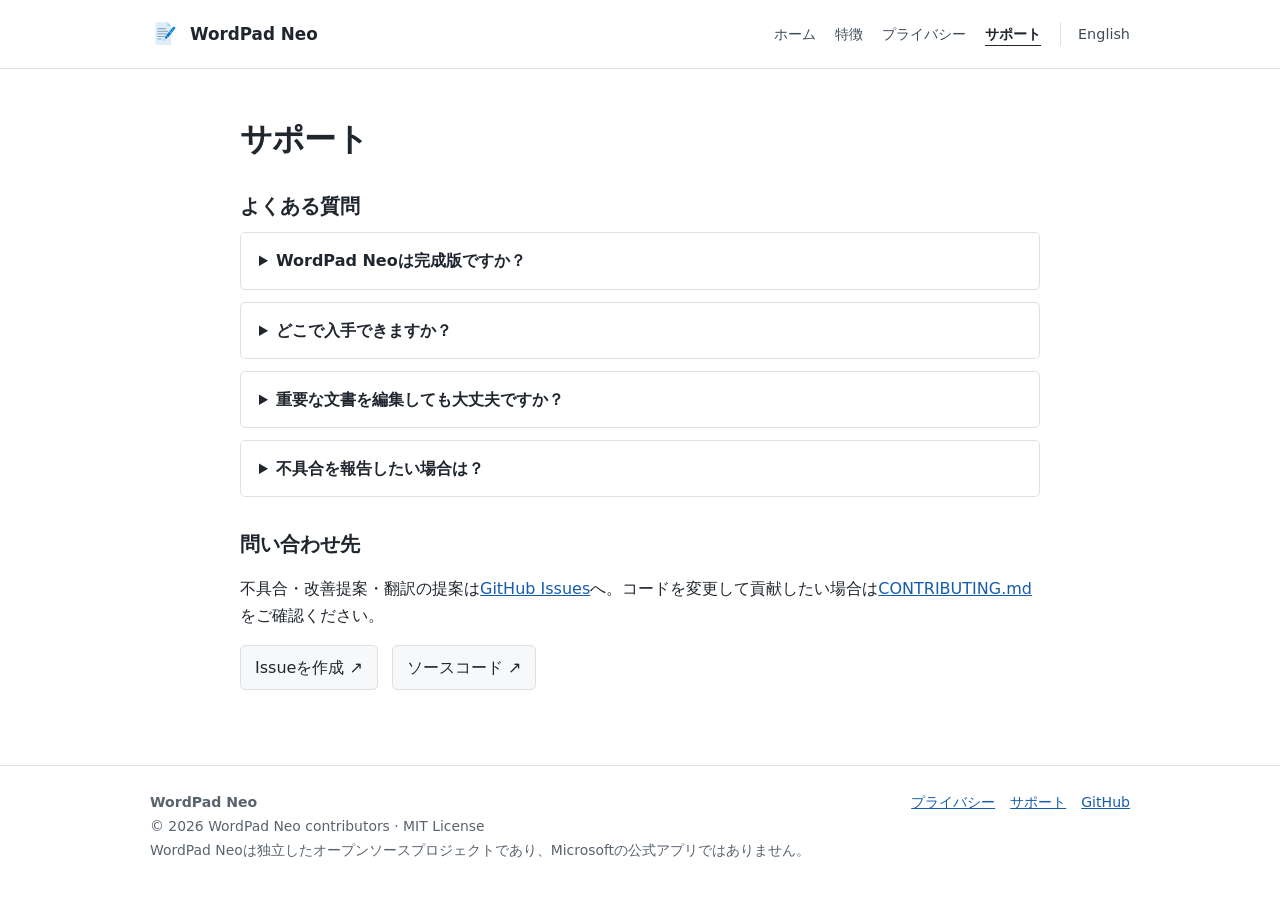
<file: docs/ja/support.html>
<!DOCTYPE html>
<html lang="ja">

<head>
    <meta charset="utf-8" />
    <meta content="width=device-width,initial-scale=1" name="viewport" />
    <meta content="light" name="color-scheme" />
    <meta content="#f7f8fa" name="theme-color" />
    <meta content="WordPad Neo の公式プロジェクトサイト。機能、開発状況、プライバシー、サポート情報。" name="description" />
    <title>サポート | WordPad Neo</title>
    <link href="../assets/logo.svg" rel="icon" type="image/svg+xml" />
    <link href="../assets/style.css" rel="stylesheet" />
    <link href="../en/support.html" hreflang="en" rel="alternate" />
</head>

<body><a class="skip" href="#main">本文へ移動</a>
    <header class="topbar">
        <div class="wrap topbar-inner"><a class="brand" href="index.html"><img alt="" height="40"
                    src="../assets/logo.svg" width="40" />WordPad Neo</a>
            <nav aria-label="メインナビゲーション" class="nav"><a href="index.html">ホーム</a><a href="features.html">特徴</a><a
                    href="privacy.html">プライバシー</a><a aria-current="page" href="support.html">サポート</a><a class="locale"
                    href="../en/support.html" lang="en">English</a></nav>
        </div>
    </header>
    <main id="main">
        <article class="wrap content">
            <h1>サポート</h1>
            <h2>よくある質問</h2>
            <details>
                <summary>WordPad Neoは完成版ですか？</summary>
                <p>いいえ。現在開発中です。未実装機能や不具合があり、動作は保証されません。</p>
            </details>
            <details>
                <summary>どこで入手できますか？</summary>
                <p><a href="https://github.com/suzush/wordpadneo">GitHubリポジトリ</a>の案内と<a
                        href="https://github.com/suzush/wordpadneo/releases">Releasesページ</a>をご確認ください。配布がまだない場合もあります。</p>
            </details>
            <details>
                <summary>重要な文書を編集しても大丈夫ですか？</summary>
                <p>開発版のため、編集・保存前に元ファイルのバックアップを作成してください。</p>
            </details>
            <details>
                <summary>不具合を報告したい場合は？</summary>
                <p>既存の<a
                        href="https://github.com/suzush/wordpadneo/issues">Issues</a>を検索してから、新しいIssueに再現手順、期待した結果、アプリのバージョン、Windowsのバージョンを記入してください。個人情報や機密文書は添付しないでください。
                </p>
            </details>
            <h2>問い合わせ先</h2>
            <p>不具合・改善提案・翻訳の提案は<a href="https://github.com/suzush/wordpadneo/issues">GitHub
                    Issues</a>へ。コードを変更して貢献したい場合は<a
                    href="https://github.com/suzush/wordpadneo/blob/main/CONTRIBUTING.md">CONTRIBUTING.md</a>をご確認ください。
            </p>
            <div class="actions"><a class="btn primary"
                    href="https://github.com/suzush/wordpadneo/issues/new/choose">Issueを作成 ↗</a><a class="btn secondary"
                    href="https://github.com/suzush/wordpadneo">ソースコード ↗</a></div>
        </article>
    </main>
    <footer class="footer">
        <div class="wrap footer-row">
            <div><strong>WordPad Neo</strong>
                <div class="small">© 2026 WordPad Neo contributors · MIT License</div>
                <div class="small">WordPad Neoは独立したオープンソースプロジェクトであり、Microsoftの公式アプリではありません。</div>
            </div>
            <div class="footer-links"><a href="privacy.html">プライバシー</a><a href="support.html">サポート</a><a
                    href="https://github.com/suzush/wordpadneo" rel="noopener noreferrer">GitHub</a></div>
        </div>
    </footer>
</body>

</html>
</file>
<file: docs/assets/style.css>
/* WordPad Neo project website — minimal, readable, no external dependencies */
:root {
    color-scheme: light;
    --bg: #fff;
    --panel: #f7f8fa;
    --text: #20262e;
    --muted: #58636e;
    --border: #dce1e7;
    --link: #155caa;
    --max: 980px
}

* {
    box-sizing: border-box
}

html {
    scroll-behavior: smooth
}

body {
    margin: 0;
    background: var(--bg);
    color: var(--text);
    font: 16px/1.7 system-ui, -apple-system, "Segoe UI", "Yu Gothic", Meiryo, sans-serif
}

a {
    color: var(--link)
}

a:hover {
    text-decoration: none
}

a:focus-visible,
summary:focus-visible {
    outline: 2px solid var(--link);
    outline-offset: 3px
}

.wrap {
    width: min(var(--max), calc(100% - 40px));
    margin-inline: auto
}

.topbar {
    border-bottom: 1px solid var(--border);
    background: #fff
}

.topbar-inner {
    display: flex;
    align-items: center;
    justify-content: space-between;
    gap: 20px;
    min-height: 68px
}

.brand {
    display: flex;
    align-items: center;
    gap: 10px;
    color: var(--text);
    text-decoration: none;
    font-size: 1.05rem;
    font-weight: 650
}

.brand img {
    height: 30px;
    width: 30px
}

.nav {
    display: flex;
    align-items: center;
    gap: 19px;
    flex-wrap: wrap
}

.nav a {
    font-size: .9rem;
    text-decoration: none;
    color: #3e4b57
}

.nav a[aria-current=page] {
    color: var(--text);
    font-weight: 650;
    text-decoration: underline;
    text-underline-offset: 6px
}

.nav .locale {
    border-left: 1px solid var(--border);
    padding-left: 17px
}

.main-content {
    padding-top: 55px;
    padding-bottom: 70px
}

.intro-block {
    max-width: 790px;
    padding-bottom: 44px
}

.kicker {
    color: var(--muted);
    font-size: .84rem;
    margin: 0 0 12px
}

h1 {
    font-size: clamp(2rem, 4vw, 2.65rem);
    line-height: 1.25;
    margin: 0 0 19px;
    font-weight: 670;
    letter-spacing: -.025em
}

h2 {
    font-size: 1.38rem;
    line-height: 1.35;
    font-weight: 650;
    margin: 0 0 18px
}

.intro {
    font-size: 1.06rem;
    margin: 0 0 18px
}

.status-note {
    color: var(--muted);
    margin: 0
}

.link-row {
    display: flex;
    align-items: center;
    flex-wrap: wrap;
    gap: 24px;
    margin-top: 23px
}

.button-link {
    display: inline-block;
    padding: 8px 20px;
    border-radius: 5px;
    border: 1px solid var(--border);
    background: var(--panel);
    color: var(--text);
    text-decoration: none;
    font-weight: 600
}

.button-link:hover {
    background: #eceff3
}

.plain-section {
    border-top: 1px solid var(--border);
    padding: 32px 0 39px
}

.plain-section p {
    max-width: 790px
}

.muted,
.small {
    color: var(--muted)
}

.small {
    font-size: .87rem
}

.project-links {
    padding-left: 22px
}

.project-links li {
    margin: 5px 0
}

.content {
    max-width: 800px;
    padding: 50px 0 75px
}

.content h1 {
    font-size: 2rem
}

.content h2 {
    font-size: 1.27rem;
    margin: 34px 0 10px
}

.content p,
.content li {
    color: var(--text)
}

.content ul,
.content ol {
    padding-left: 23px
}

.content .updated {
    color: var(--muted);
    font-size: .92rem
}

.content .callout,
.note {
    border-left: 3px solid #98a6b6;
    background: var(--panel);
    padding: 13px 17px;
    margin: 22px 0;
    border-radius: 0
}

.content .callout p {
    margin: 0
}

.content .lead {
    color: var(--muted)
}

.cards {
    display: grid;
    grid-template-columns: repeat(3, minmax(0, 1fr));
    gap: 15px;
    margin: 22px 0
}

.card,
.panel {
    border: 1px solid var(--border);
    border-radius: 5px;
    background: #fff;
    padding: 20px
}

.card .symbol {
    font-size: 1.1rem
}

.card h3 {
    font-size: 1rem;
    margin: 8px 0
}

.card p {
    font-size: .94rem;
    color: var(--muted)
}

.split {
    display: grid;
    grid-template-columns: 1fr 1fr;
    gap: 20px
}

.actions {
    display: flex;
    gap: 14px;
    flex-wrap: wrap;
    margin-top: 16px
}

.btn {
    display: inline-block;
    padding: 8px 14px;
    text-decoration: none;
    border: 1px solid var(--border);
    border-radius: 5px;
    color: var(--text);
    background: var(--panel)
}

.btn:hover {
    background: #e9edf2
}

.footer {
    border-top: 1px solid var(--border);
    padding: 25px 0 35px;
    color: var(--muted);
    font-size: .88rem
}

.footer-row {
    display: flex;
    justify-content: space-between;
    gap: 20px;
    flex-wrap: wrap
}

.footer-links {
    display: flex;
    gap: 15px;
    flex-wrap: wrap
}

.footer-links a {
    color: var(--link)
}

details {
    border: 1px solid var(--border);
    border-radius: 5px;
    padding: 14px 18px;
    margin: 12px 0
}

summary {
    font-weight: 600;
    cursor: pointer
}

.skip {
    position: absolute;
    left: -9999px;
    top: 0;
    padding: 8px;
    background: white;
    color: black
}

.skip:focus {
    left: 10px;
    z-index: 10
}

.pill {
    background: var(--panel);
    padding: 3px 8px;
    border: 1px solid var(--border);
    border-radius: 4px;
    font-size: .84rem
}

.screenshots {
    display: flex;
    justify-content: center;
    width: 100%;
    margin-top: 24px;
}

.screenshots figure {
    width: 100%;
    max-width: 1100px;
    margin: 0;
}

.screenshots img {
    display: block;
    width: 100%;
    height: auto;
    margin: 0 auto;
    border-radius: 8px;
    border: 1px solid #e0e0e0;
}

@media(max-width:730px) {
    .topbar-inner {
        align-items: flex-start;
        flex-direction: column;
        gap: 8px;
        padding: 13px 0
    }

    .nav {
        gap: 12px;
        padding-bottom: 4px
    }

    .nav a {
        font-size: .85rem
    }

    .main-content {
        padding-top: 35px
    }

    .screenshots,
    .cards,
    .split {
        grid-template-columns: 1fr
    }

    .screenshots {
        gap: 27px
    }
}

@media(prefers-reduced-motion:reduce) {
    html {
        scroll-behavior: auto
    }
}
</file>
